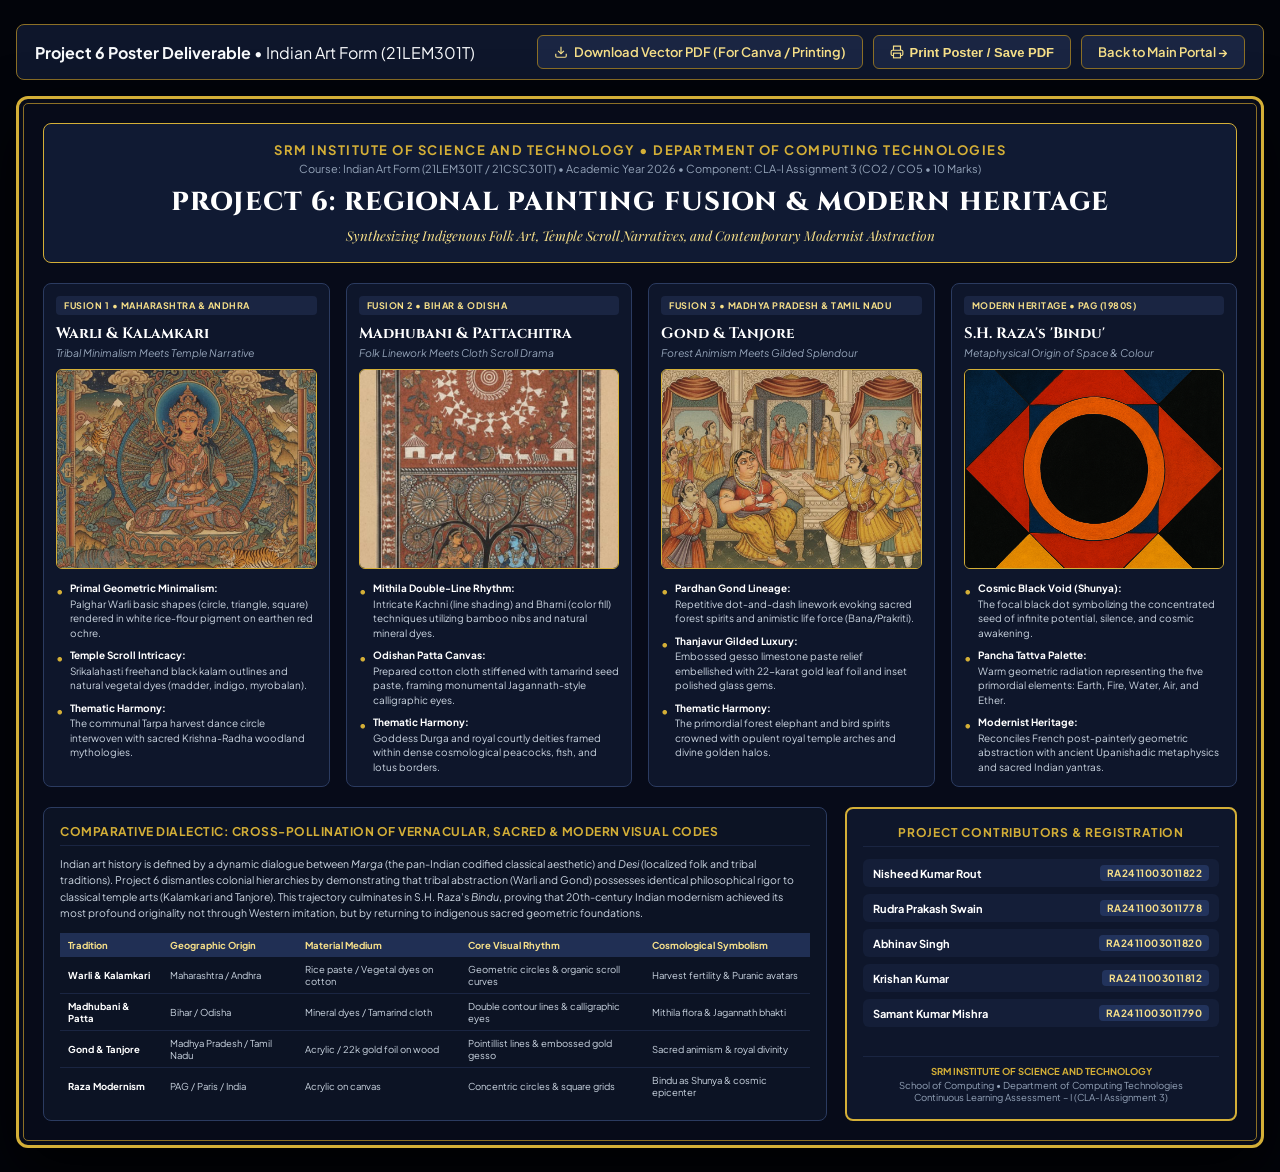
<file: poster-p6.html>
<!DOCTYPE html>
<html lang="en">
<head>
    <meta charset="UTF-8">
    <meta name="viewport" content="width=device-width, initial-scale=1.0">
    <title>Project 6 Poster: Regional Painting Fusion & Modern Heritage</title>
    <link rel="preconnect" href="https://fonts.googleapis.com">
    <link rel="preconnect" href="https://fonts.gstatic.com" crossorigin>
    <link href="https://fonts.googleapis.com/css2?family=Cinzel:wght@600;700;800;900&family=Plus+Jakarta+Sans:wght@400;500;600;700;800&family=Playfair+Display:ital,wght@0,600;0,700;1,600&display=swap" rel="stylesheet">
    <style>
        :root {
            --bg-deep: #070b19;
            --bg-card: #0e162b;
            --bg-sub: #141e38;
            --gold: #d4af37;
            --gold-light: #f7e089;
            --gold-border: #8c7026;
            --text-main: #f8fafc;
            --text-muted: #94a3b8;
            --text-dim: #cbd5e1;
        }

        * {
            box-sizing: border-box;
            margin: 0;
            padding: 0;
        }

        body {
            background: #02040a;
            color: var(--text-main);
            font-family: 'Plus Jakarta Sans', sans-serif;
            display: flex;
            flex-direction: column;
            align-items: center;
            padding: 24px 16px;
            min-height: 100vh;
        }

        .actions-bar {
            width: 100%;
            max-width: 1380px;
            display: flex;
            justify-content: space-between;
            align-items: center;
            margin-bottom: 16px;
            padding: 10px 18px;
            background: #0e162b;
            border: 1px solid var(--gold-border);
            border-radius: 8px;
        }

        .actions-bar a, .actions-bar button {
            color: var(--gold-light);
            text-decoration: none;
            font-size: 13px;
            font-weight: 600;
            background: #1a2542;
            padding: 8px 16px;
            border-radius: 6px;
            border: 1px solid var(--gold-border);
            cursor: pointer;
            display: inline-flex;
            align-items: center;
            gap: 6px;
            transition: all 0.2s ease;
        }

        .actions-bar a:hover, .actions-bar button:hover {
            background: var(--gold);
            color: #000;
        }

        /* Printable Poster Container (A3 Aspect Ratio) */
        .poster-container {
            width: 100%;
            max-width: 1380px;
            background: var(--bg-deep);
            border: 3px solid var(--gold);
            outline: 1px solid var(--gold-border);
            outline-offset: -8px;
            border-radius: 12px;
            padding: 24px;
            box-shadow: 0 25px 60px rgba(0, 0, 0, 0.85);
            position: relative;
        }

        /* Top Header */
        .poster-header {
            background: #101a33;
            border: 1px solid var(--gold);
            border-radius: 8px;
            padding: 18px 24px;
            text-align: center;
            margin-bottom: 20px;
        }

        .inst-title {
            font-size: 13px;
            font-weight: 700;
            letter-spacing: 1.5px;
            color: var(--gold);
            text-transform: uppercase;
            margin-bottom: 4px;
        }

        .course-sub {
            font-size: 11px;
            color: var(--text-muted);
            margin-bottom: 10px;
        }

        .poster-main-title {
            font-family: 'Cinzel', serif;
            font-size: 26px;
            font-weight: 800;
            letter-spacing: 1px;
            color: #fff;
            margin-bottom: 6px;
        }

        .poster-tagline {
            font-family: 'Playfair Display', serif;
            font-style: italic;
            font-size: 13.5px;
            color: var(--gold-light);
        }

        /* 4 Cards Grid */
        .showcase-grid {
            display: grid;
            grid-template-columns: repeat(4, 1fr);
            gap: 16px;
            margin-bottom: 20px;
        }

        .art-card {
            background: var(--bg-card);
            border: 1px solid #2b3b60;
            border-radius: 8px;
            padding: 12px;
            display: flex;
            flex-direction: column;
        }

        .art-card-tag {
            background: #1a2542;
            color: var(--gold-light);
            font-size: 9px;
            font-weight: 700;
            letter-spacing: 0.5px;
            padding: 4px 8px;
            border-radius: 4px;
            display: inline-block;
            margin-bottom: 8px;
            text-transform: uppercase;
        }

        .art-card-title {
            font-family: 'Cinzel', serif;
            font-size: 15px;
            font-weight: 700;
            color: #fff;
            margin-bottom: 2px;
        }

        .art-card-sub {
            font-size: 10.5px;
            color: var(--text-muted);
            font-style: italic;
            margin-bottom: 10px;
        }

        .art-img-box {
            width: 100%;
            height: 200px;
            background: #060a14;
            border: 1px solid var(--gold);
            border-radius: 6px;
            overflow: hidden;
            display: flex;
            align-items: center;
            justify-content: center;
            margin-bottom: 12px;
        }

        .art-img-box img {
            width: 100%;
            height: 100%;
            object-fit: cover;
        }

        .bullet-list {
            list-style: none;
            display: flex;
            flex-direction: column;
            gap: 8px;
        }

        .bullet-item {
            font-size: 10px;
            line-height: 1.45;
            color: var(--text-dim);
            padding-left: 14px;
            position: relative;
        }

        .bullet-item::before {
            content: "•";
            color: var(--gold);
            position: absolute;
            left: 0;
            top: -1px;
            font-size: 14px;
        }

        .bullet-item strong {
            color: #fff;
            display: block;
            margin-bottom: 1px;
        }

        /* Bottom Section: Left Analysis + Right Contributors */
        .bottom-section {
            display: grid;
            grid-template-columns: 2fr 1fr;
            gap: 18px;
        }

        .analysis-box {
            background: #0c1324;
            border: 1px solid #2b3b60;
            border-radius: 8px;
            padding: 16px;
        }

        .analysis-box h4 {
            font-size: 12px;
            font-weight: 700;
            color: var(--gold);
            letter-spacing: 0.5px;
            text-transform: uppercase;
            margin-bottom: 10px;
            padding-bottom: 6px;
            border-bottom: 1px solid #1a2542;
        }

        .analysis-text {
            font-size: 10.5px;
            line-height: 1.55;
            color: #cbd5e1;
            margin-bottom: 12px;
        }

        .matrix-table {
            width: 100%;
            border-collapse: collapse;
            font-size: 9.5px;
        }

        .matrix-table th {
            background: #202f54;
            color: var(--gold-light);
            text-align: left;
            padding: 6px 8px;
            font-weight: 700;
        }

        .matrix-table td {
            padding: 6px 8px;
            border-bottom: 1px solid #1a2542;
            color: #cbd5e1;
        }

        .matrix-table tr:last-child td {
            border-bottom: none;
        }

        .matrix-table td strong {
            color: #fff;
        }

        /* Contributors Box (Bottom Right) */
        .contributors-box {
            background: #0e162b;
            border: 2px solid var(--gold);
            border-radius: 8px;
            padding: 16px;
            display: flex;
            flex-direction: column;
            justify-content: space-between;
        }

        .contrib-header {
            font-size: 12px;
            font-weight: 700;
            color: var(--gold);
            letter-spacing: 0.8px;
            text-transform: uppercase;
            margin-bottom: 12px;
            text-align: center;
            border-bottom: 1px solid #1a2542;
            padding-bottom: 6px;
        }

        .contrib-list {
            display: flex;
            flex-direction: column;
            gap: 7px;
            margin-bottom: 14px;
        }

        .contrib-item {
            background: var(--bg-sub);
            border-radius: 6px;
            padding: 6px 10px;
            display: flex;
            justify-content: space-between;
            align-items: center;
        }

        .contrib-name {
            font-size: 11px;
            font-weight: 700;
            color: #fff;
        }

        .contrib-reg {
            font-size: 10px;
            font-weight: 700;
            color: var(--gold-light);
            background: #22335c;
            padding: 2px 7px;
            border-radius: 4px;
            letter-spacing: 0.5px;
        }

        .contrib-inst {
            text-align: center;
            font-size: 9.5px;
            color: var(--text-muted);
            border-top: 1px solid #1a2542;
            padding-top: 8px;
        }

        .contrib-inst strong {
            color: var(--gold);
            display: block;
            margin-bottom: 2px;
        }

        @media print {
            body {
                background: #fff;
                padding: 0;
            }
            .actions-bar {
                display: none;
            }
            .poster-container {
                box-shadow: none;
                max-width: 100%;
                border-radius: 0;
            }
        }
    </style>
</head>
<body>

    <div class="actions-bar">
        <div>
            <strong>Project 6 Poster Deliverable</strong> &bull; Indian Art Form (21LEM301T)
        </div>
        <div style="display: flex; gap: 10px;">
            <a href="Project 6 - Regional Painting Fusion Poster.pdf" download>
                <svg width="14" height="14" viewBox="0 0 24 24" fill="none" stroke="currentColor" stroke-width="2"><path d="M21 15v4a2 2 0 0 1-2 2H5a2 2 0 0 1-2-2v-4"/><polyline points="7 10 12 15 17 10"/><line x1="12" y1="15" x2="12" y2="3"/></svg>
                Download Vector PDF (For Canva / Printing)
            </a>
            <button onclick="window.print()">
                <svg width="14" height="14" viewBox="0 0 24 24" fill="none" stroke="currentColor" stroke-width="2"><polyline points="6 9 6 2 18 2 18 9"/><path d="M6 18H4a2 2 0 0 1-2-2v-5a2 2 0 0 1 2-2h16a2 2 0 0 1 2 2v5a2 2 0 0 1-2 2h-2"/><rect x="6" y="14" width="12" height="8"/></svg>
                Print Poster / Save PDF
            </button>
            <a href="index.html">Back to Main Portal &rarr;</a>
        </div>
    </div>

    <div class="poster-container">
        <!-- Header -->
        <header class="poster-header">
            <div class="inst-title">SRM INSTITUTE OF SCIENCE AND TECHNOLOGY &bull; DEPARTMENT OF COMPUTING TECHNOLOGIES</div>
            <div class="course-sub">Course: Indian Art Form (21LEM301T / 21CSC301T) &bull; Academic Year 2026 &bull; Component: CLA-I Assignment 3 (CO2 / CO5 &bull; 10 Marks)</div>
            <h1 class="poster-main-title">PROJECT 6: REGIONAL PAINTING FUSION &amp; MODERN HERITAGE</h1>
            <div class="poster-tagline">Synthesizing Indigenous Folk Art, Temple Scroll Narratives, and Contemporary Modernist Abstraction</div>
        </header>

        <!-- 4 Core Showcase Cards -->
        <div class="showcase-grid">
            <!-- Card 1 -->
            <div class="art-card">
                <span class="art-card-tag">Fusion 1 &bull; Maharashtra &amp; Andhra</span>
                <h3 class="art-card-title">Warli &amp; Kalamkari</h3>
                <div class="art-card-sub">Tribal Minimalism Meets Temple Narrative</div>
                <div class="art-img-box">
                    <img src="fusion_images/warli-kalamkari.png" alt="Warli & Kalamkari Fusion">
                </div>
                <ul class="bullet-list">
                    <li class="bullet-item">
                        <strong>Primal Geometric Minimalism:</strong>
                        Palghar Warli basic shapes (circle, triangle, square) rendered in white rice-flour pigment on earthen red ochre.
                    </li>
                    <li class="bullet-item">
                        <strong>Temple Scroll Intricacy:</strong>
                        Srikalahasti freehand black kalam outlines and natural vegetal dyes (madder, indigo, myrobalan).
                    </li>
                    <li class="bullet-item">
                        <strong>Thematic Harmony:</strong>
                        The communal Tarpa harvest dance circle interwoven with sacred Krishna-Radha woodland mythologies.
                    </li>
                </ul>
            </div>

            <!-- Card 2 -->
            <div class="art-card">
                <span class="art-card-tag">Fusion 2 &bull; Bihar &amp; Odisha</span>
                <h3 class="art-card-title">Madhubani &amp; Pattachitra</h3>
                <div class="art-card-sub">Folk Linework Meets Cloth Scroll Drama</div>
                <div class="art-img-box">
                    <img src="fusion_images/madhubani-pattachitra.png" alt="Madhubani & Pattachitra Fusion">
                </div>
                <ul class="bullet-list">
                    <li class="bullet-item">
                        <strong>Mithila Double-Line Rhythm:</strong>
                        Intricate Kachni (line shading) and Bharni (color fill) techniques utilizing bamboo nibs and natural mineral dyes.
                    </li>
                    <li class="bullet-item">
                        <strong>Odishan Patta Canvas:</strong>
                        Prepared cotton cloth stiffened with tamarind seed paste, framing monumental Jagannath-style calligraphic eyes.
                    </li>
                    <li class="bullet-item">
                        <strong>Thematic Harmony:</strong>
                        Goddess Durga and royal courtly deities framed within dense cosmological peacocks, fish, and lotus borders.
                    </li>
                </ul>
            </div>

            <!-- Card 3 -->
            <div class="art-card">
                <span class="art-card-tag">Fusion 3 &bull; Madhya Pradesh &amp; Tamil Nadu</span>
                <h3 class="art-card-title">Gond &amp; Tanjore</h3>
                <div class="art-card-sub">Forest Animism Meets Gilded Splendour</div>
                <div class="art-img-box">
                    <img src="fusion_images/gond-tanjore.png" alt="Gond & Tanjore Fusion">
                </div>
                <ul class="bullet-list">
                    <li class="bullet-item">
                        <strong>Pardhan Gond Lineage:</strong>
                        Repetitive dot-and-dash linework evoking sacred forest spirits and animistic life force (Bana/Prakriti).
                    </li>
                    <li class="bullet-item">
                        <strong>Thanjavur Gilded Luxury:</strong>
                        Embossed gesso limestone paste relief embellished with 22-karat gold leaf foil and inset polished glass gems.
                    </li>
                    <li class="bullet-item">
                        <strong>Thematic Harmony:</strong>
                        The primordial forest elephant and bird spirits crowned with opulent royal temple arches and divine golden halos.
                    </li>
                </ul>
            </div>

            <!-- Card 4 -->
            <div class="art-card">
                <span class="art-card-tag">Modern Heritage &bull; PAG (1980s)</span>
                <h3 class="art-card-title">S.H. Raza's 'Bindu'</h3>
                <div class="art-card-sub">Metaphysical Origin of Space &amp; Colour</div>
                <div class="art-img-box">
                    <img src="fusion_images/raza-bindu.png" alt="S.H. Raza Bindu">
                </div>
                <ul class="bullet-list">
                    <li class="bullet-item">
                        <strong>Cosmic Black Void (Shunya):</strong>
                        The focal black dot symbolizing the concentrated seed of infinite potential, silence, and cosmic awakening.
                    </li>
                    <li class="bullet-item">
                        <strong>Pancha Tattva Palette:</strong>
                        Warm geometric radiation representing the five primordial elements: Earth, Fire, Water, Air, and Ether.
                    </li>
                    <li class="bullet-item">
                        <strong>Modernist Heritage:</strong>
                        Reconciles French post-painterly geometric abstraction with ancient Upanishadic metaphysics and sacred Indian yantras.
                    </li>
                </ul>
            </div>
        </div>

        <!-- Bottom Section: Analysis (Left) + Contributors (Right) -->
        <div class="bottom-section">
            <div class="analysis-box">
                <h4>Comparative Dialectic: Cross-Pollination of Vernacular, Sacred &amp; Modern Visual Codes</h4>
                <p class="analysis-text">
                    Indian art history is defined by a dynamic dialogue between <em>Marga</em> (the pan-Indian codified classical aesthetic) and <em>Desi</em> (localized folk and tribal traditions). Project 6 dismantles colonial hierarchies by demonstrating that tribal abstraction (Warli and Gond) possesses identical philosophical rigor to classical temple arts (Kalamkari and Tanjore). This trajectory culminates in S.H. Raza's <em>Bindu</em>, proving that 20th-century Indian modernism achieved its most profound originality not through Western imitation, but by returning to indigenous sacred geometric foundations.
                </p>

                <table class="matrix-table">
                    <thead>
                        <tr>
                            <th>Tradition</th>
                            <th>Geographic Origin</th>
                            <th>Material Medium</th>
                            <th>Core Visual Rhythm</th>
                            <th>Cosmological Symbolism</th>
                        </tr>
                    </thead>
                    <tbody>
                        <tr>
                            <td><strong>Warli &amp; Kalamkari</strong></td>
                            <td>Maharashtra / Andhra</td>
                            <td>Rice paste / Vegetal dyes on cotton</td>
                            <td>Geometric circles &amp; organic scroll curves</td>
                            <td>Harvest fertility &amp; Puranic avatars</td>
                        </tr>
                        <tr>
                            <td><strong>Madhubani &amp; Patta</strong></td>
                            <td>Bihar / Odisha</td>
                            <td>Mineral dyes / Tamarind cloth</td>
                            <td>Double contour lines &amp; calligraphic eyes</td>
                            <td>Mithila flora &amp; Jagannath bhakti</td>
                        </tr>
                        <tr>
                            <td><strong>Gond &amp; Tanjore</strong></td>
                            <td>Madhya Pradesh / Tamil Nadu</td>
                            <td>Acrylic / 22k gold foil on wood</td>
                            <td>Pointillist lines &amp; embossed gold gesso</td>
                            <td>Sacred animism &amp; royal divinity</td>
                        </tr>
                        <tr>
                            <td><strong>Raza Modernism</strong></td>
                            <td>PAG / Paris / India</td>
                            <td>Acrylic on canvas</td>
                            <td>Concentric circles &amp; square grids</td>
                            <td>Bindu as Shunya &amp; cosmic epicenter</td>
                        </tr>
                    </tbody>
                </table>
            </div>

            <!-- Contributors Box (Bottom Right) -->
            <div class="contributors-box">
                <div>
                    <div class="contrib-header">Project Contributors &amp; Registration</div>
                    <div class="contrib-list">
                        <div class="contrib-item">
                            <span class="contrib-name">Nisheed Kumar Rout</span>
                            <span class="contrib-reg">RA2411003011822</span>
                        </div>
                        <div class="contrib-item">
                            <span class="contrib-name">Rudra Prakash Swain</span>
                            <span class="contrib-reg">RA2411003011778</span>
                        </div>
                        <div class="contrib-item">
                            <span class="contrib-name">Abhinav Singh</span>
                            <span class="contrib-reg">RA2411003011820</span>
                        </div>
                        <div class="contrib-item">
                            <span class="contrib-name">Krishan Kumar</span>
                            <span class="contrib-reg">RA2411003011812</span>
                        </div>
                        <div class="contrib-item">
                            <span class="contrib-name">Samant Kumar Mishra</span>
                            <span class="contrib-reg">RA2411003011790</span>
                        </div>
                    </div>
                </div>

                <div class="contrib-inst">
                    <strong>SRM INSTITUTE OF SCIENCE AND TECHNOLOGY</strong>
                    School of Computing &bull; Department of Computing Technologies<br>
                    Continuous Learning Assessment – I (CLA-I Assignment 3)
                </div>
            </div>
        </div>
    </div>

</body>
</html>
</file>
